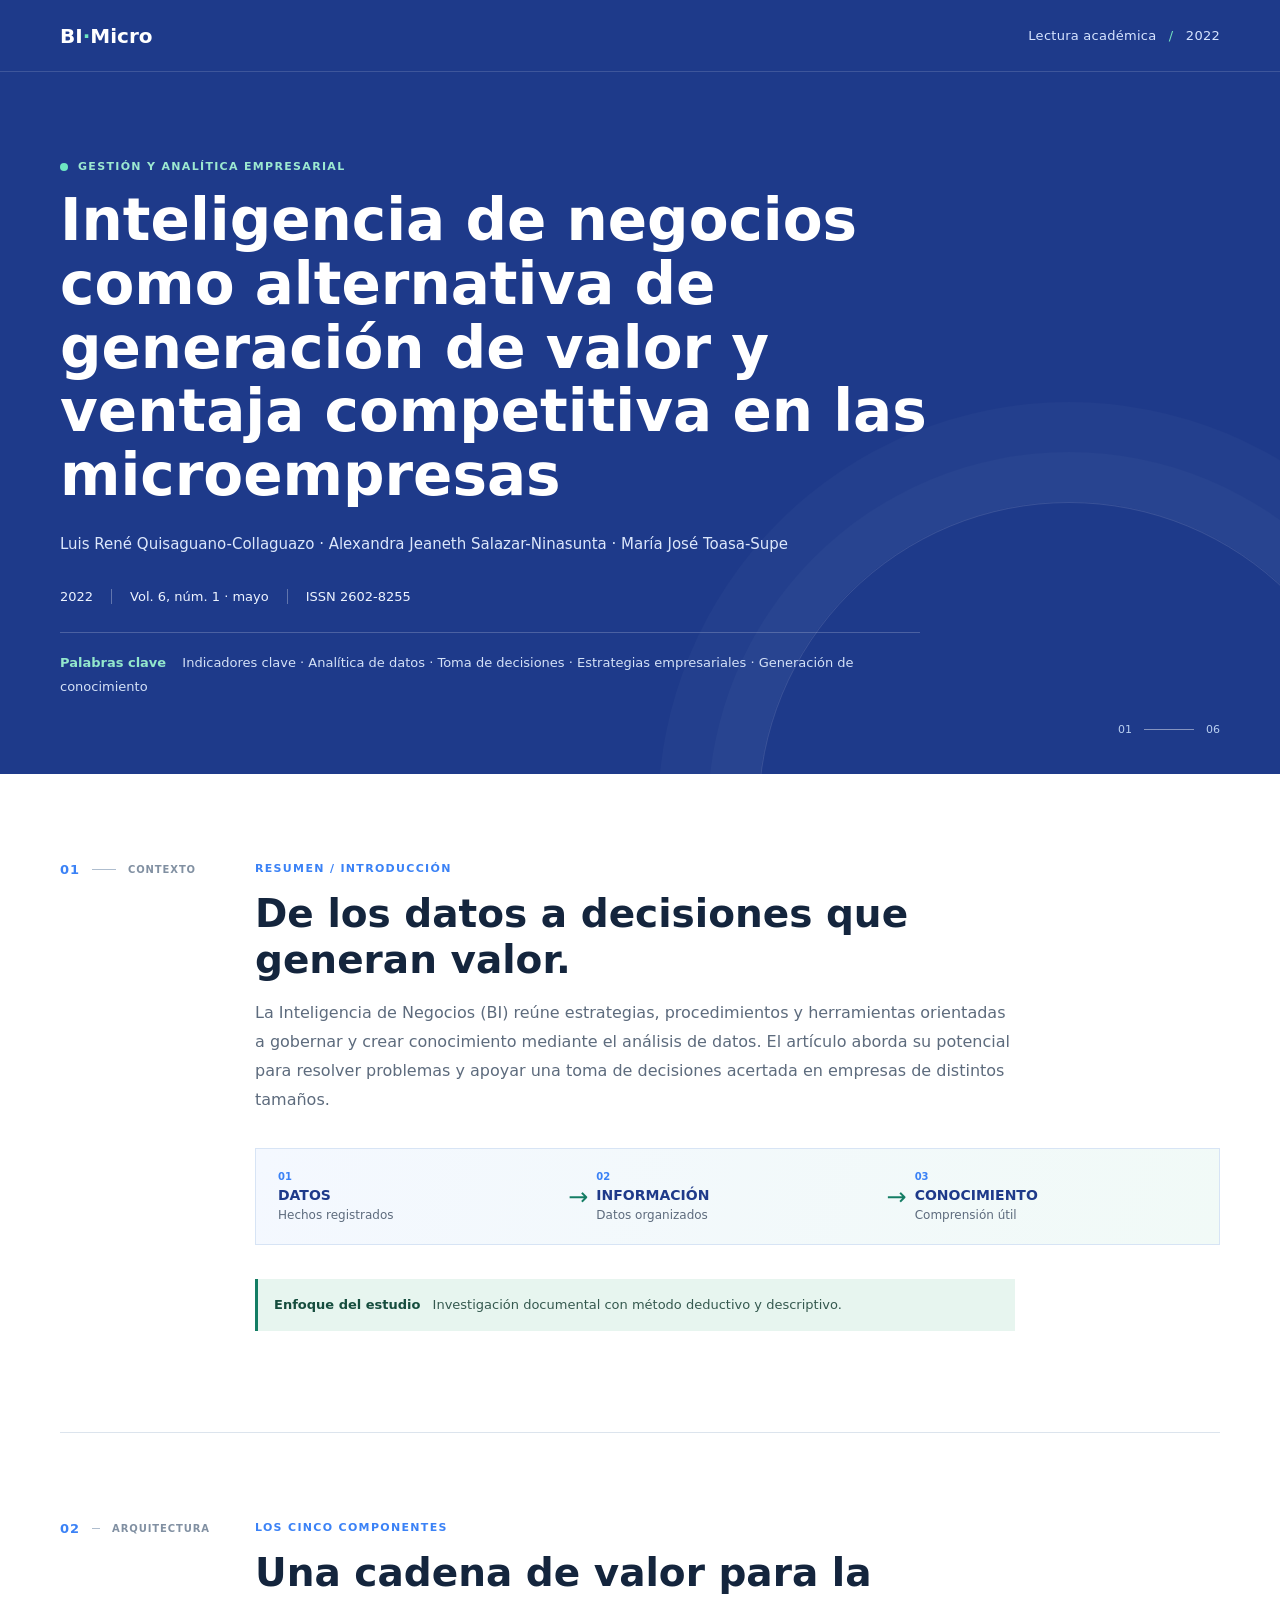
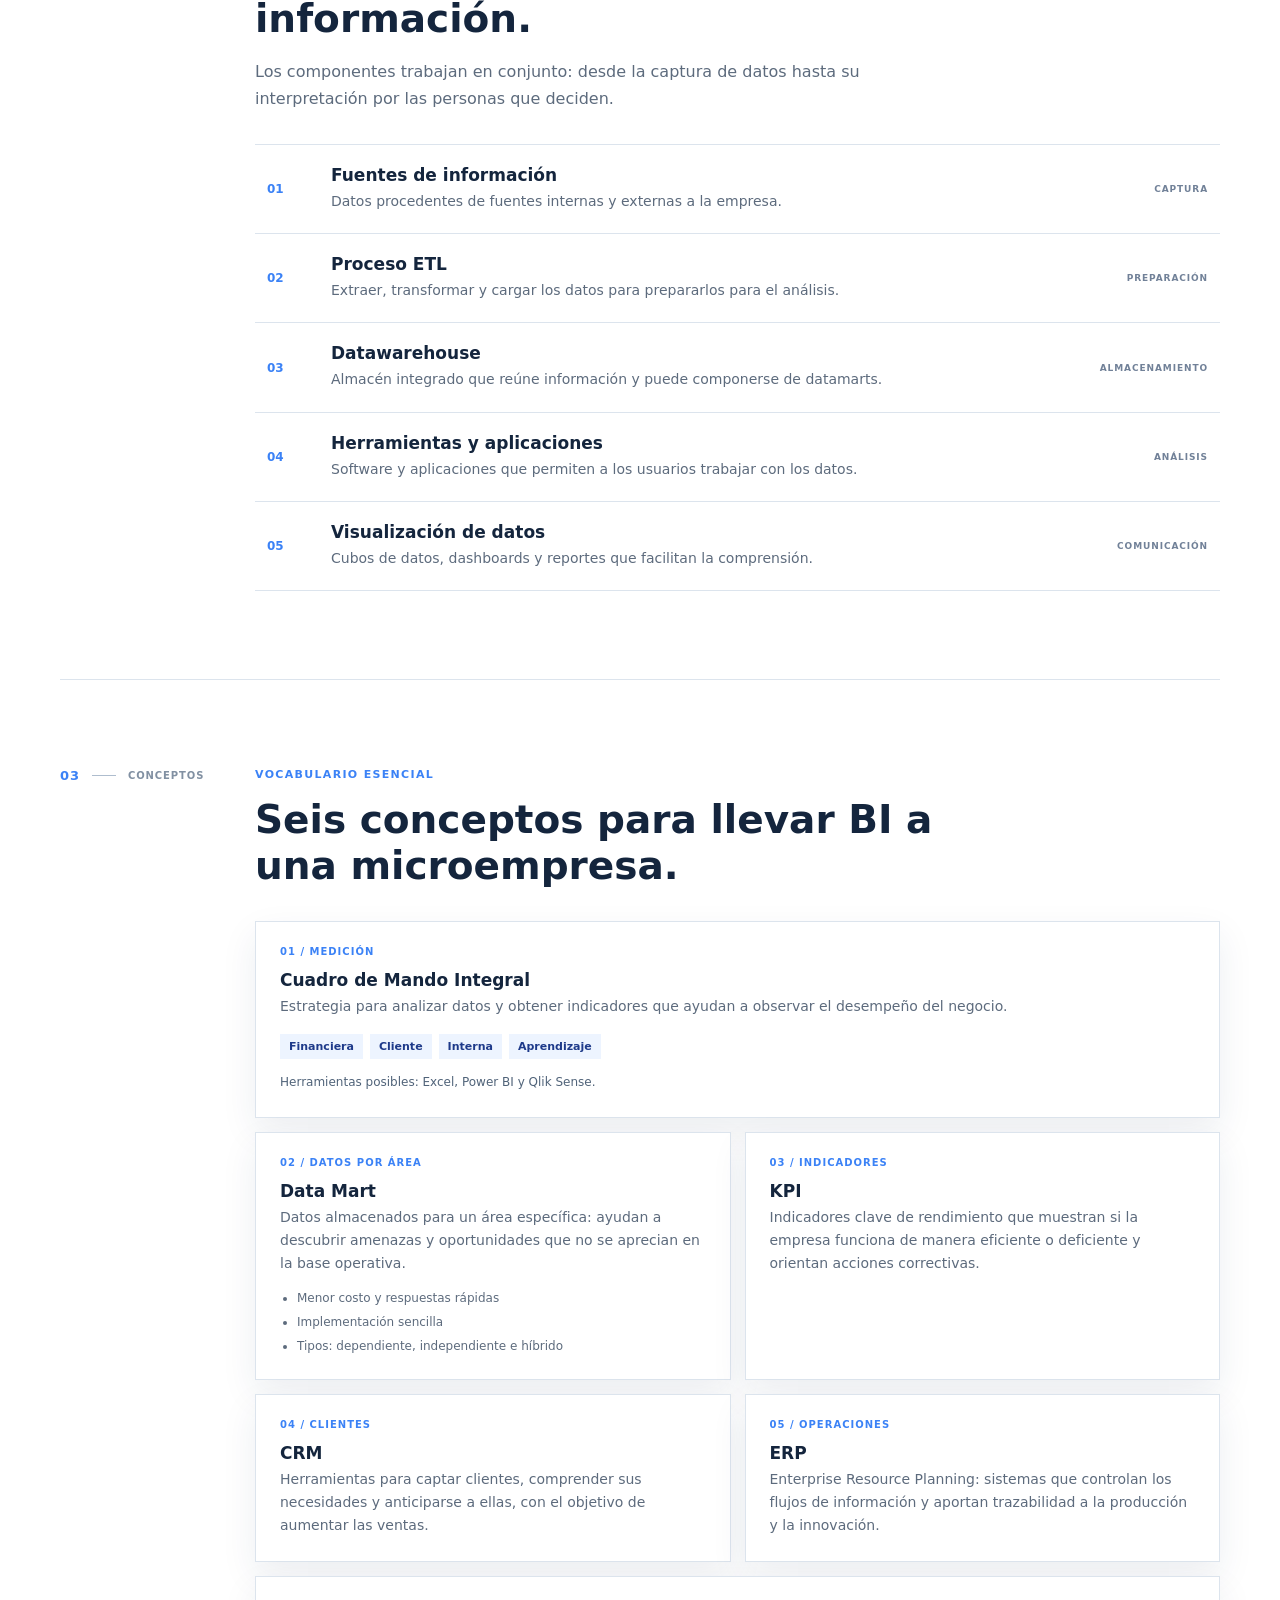
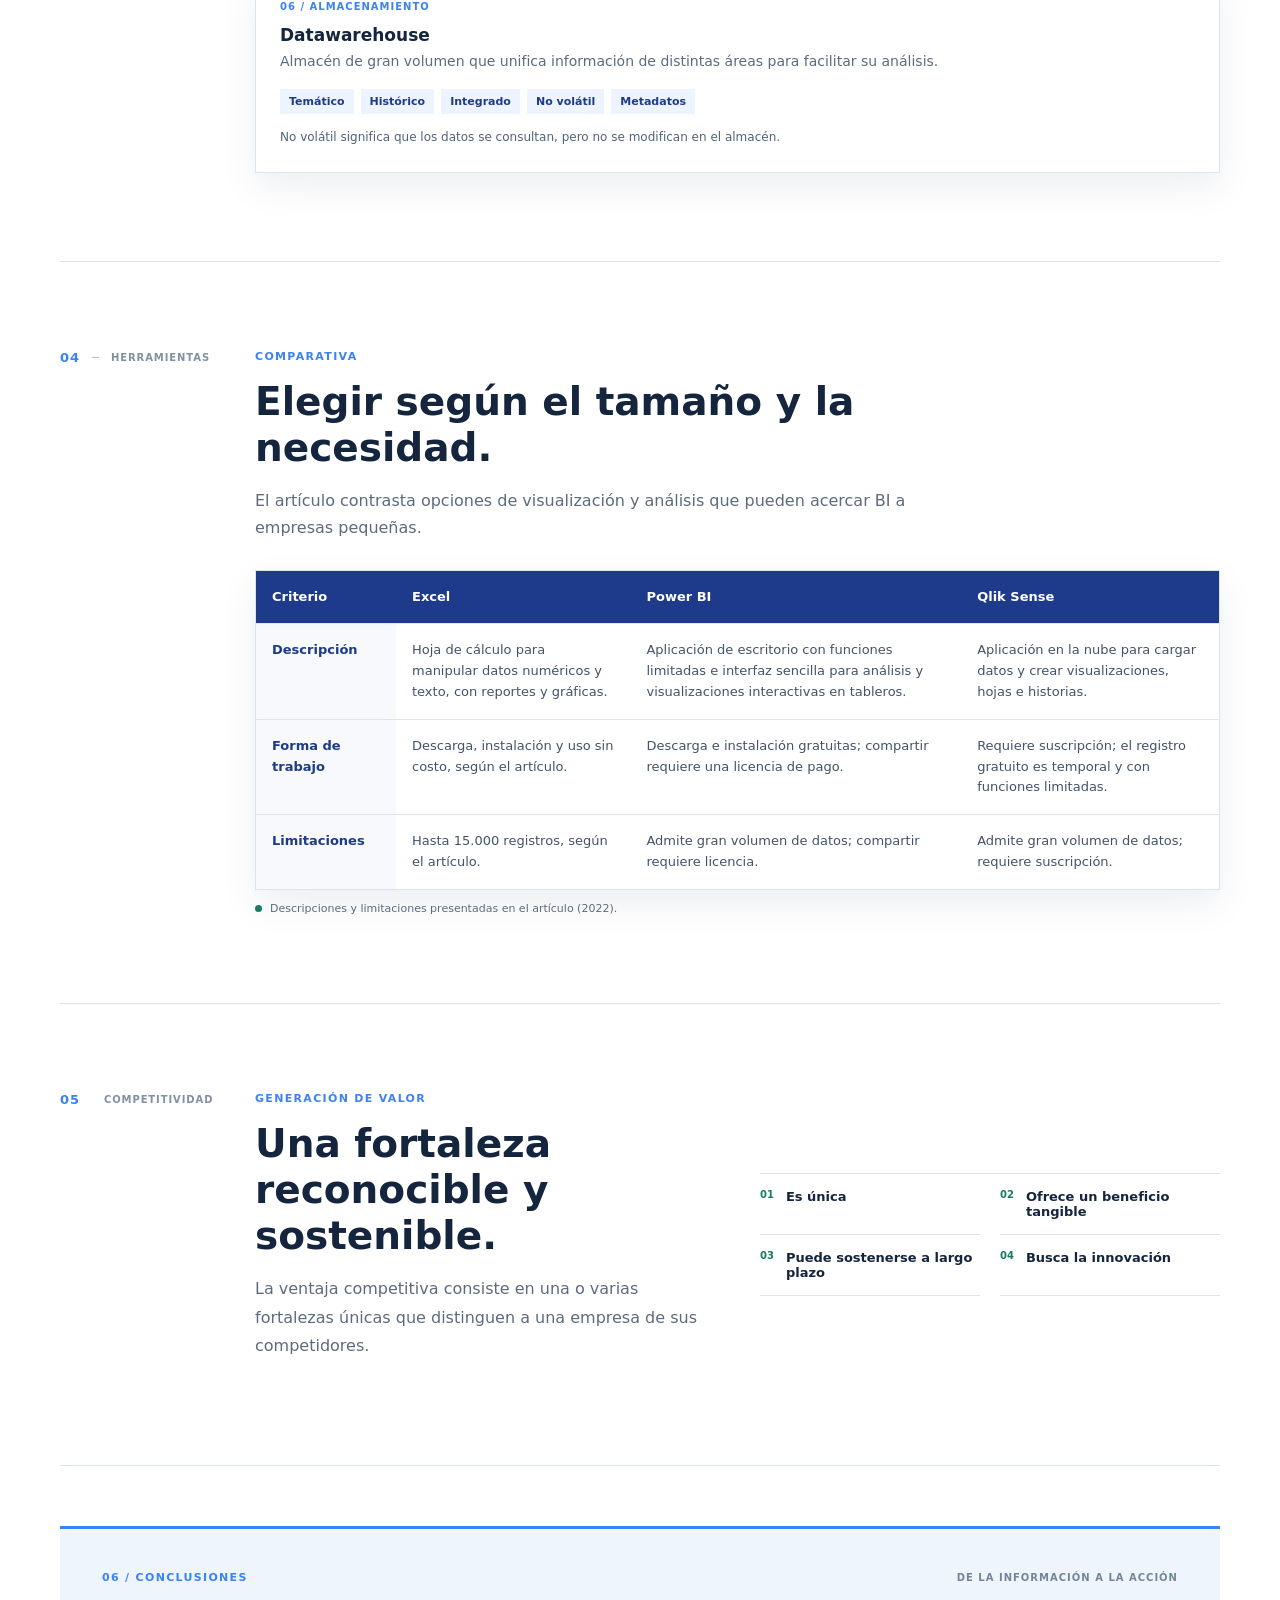
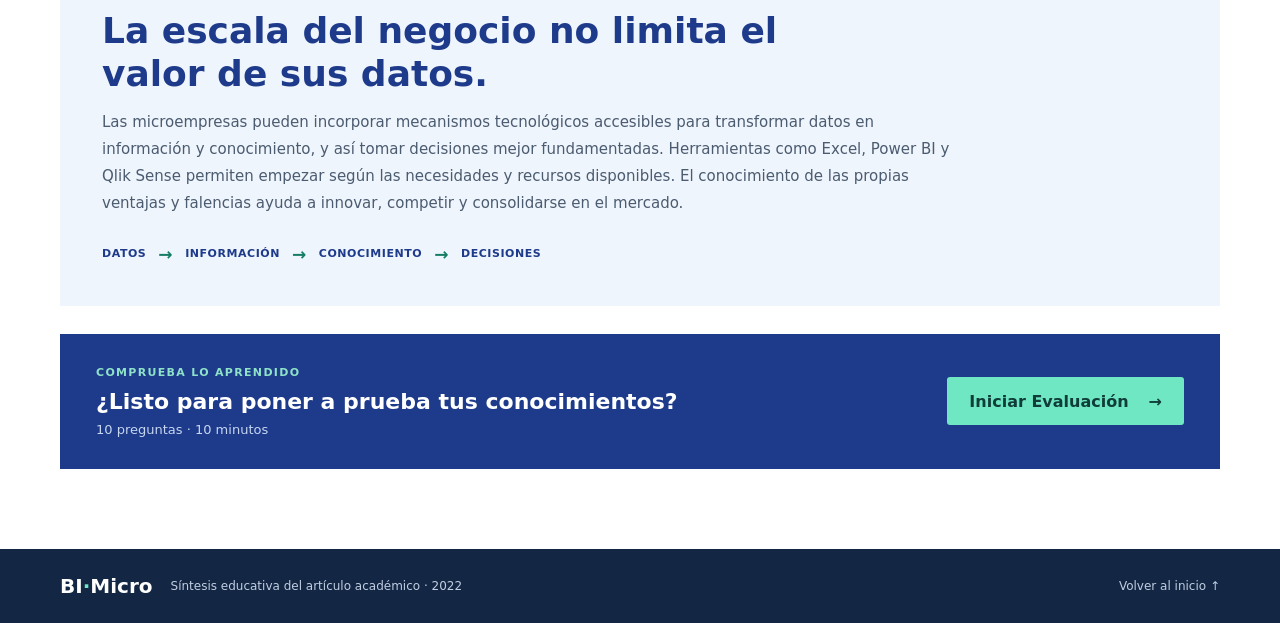
<file: index.html>
<!doctype html>
<html lang="es">
<head>
  <meta charset="utf-8">
  <meta name="viewport" content="width=device-width, initial-scale=1">
  <meta name="description" content="Síntesis del artículo sobre inteligencia de negocios y ventaja competitiva en microempresas.">
  <title>Inteligencia de negocios en microempresas</title>
  <link rel="stylesheet" href="styles.css">
</head>
<body>
  <a class="skip-link" href="#contenido">Saltar al contenido</a>
  <header class="site-header">
    <div class="header-inner">
      <a class="wordmark" href="index.html" aria-label="Inicio, Inteligencia de Negocios">BI<span>·</span>Micro</a>
      <span class="journal-label">Lectura académica <span aria-hidden="true">/</span> 2022</span>
    </div>
  </header>

  <main id="contenido">
    <section class="article-hero" aria-labelledby="article-title">
      <div class="hero-inner">
        <p class="eyebrow"><span class="eyebrow-mark" aria-hidden="true"></span> GESTIÓN Y ANALÍTICA EMPRESARIAL</p>
        <h1 id="article-title">Inteligencia de negocios como alternativa de generación de valor y ventaja competitiva en las microempresas</h1>
        <p class="authors">Luis René Quisaguano-Collaguazo · Alexandra Jeaneth Salazar-Ninasunta · María José Toasa-Supe</p>
        <div class="article-meta" aria-label="Datos de publicación">
          <span>2022</span><span>Vol. 6, núm. 1 · mayo</span><span>ISSN 2602-8255</span>
        </div>
        <div class="keywords"><span>Palabras clave</span> Indicadores clave · Analítica de datos · Toma de decisiones · Estrategias empresariales · Generación de conocimiento</div>
      </div>
      <div class="hero-index" aria-hidden="true"><span>01</span><i></i><span>06</span></div>
    </section>

    <div class="content-wrap">
      <section class="intro-section section-grid" aria-labelledby="intro-title">
        <div class="section-marker"><span>01</span><span class="marker-line"></span><span>CONTEXTO</span></div>
        <div class="section-body intro-copy">
          <p class="section-kicker">RESUMEN / INTRODUCCIÓN</p>
          <h2 id="intro-title">De los datos a decisiones que generan valor.</h2>
          <p>La Inteligencia de Negocios (BI) reúne estrategias, procedimientos y herramientas orientadas a gobernar y crear conocimiento mediante el análisis de datos. El artículo aborda su potencial para resolver problemas y apoyar una toma de decisiones acertada en empresas de distintos tamaños.</p>
          <div class="data-flow" aria-label="Transformación de datos en conocimiento">
            <div><span class="flow-number">01</span><strong>DATOS</strong><small>Hechos registrados</small></div>
            <span class="flow-arrow" aria-hidden="true">→</span>
            <div><span class="flow-number">02</span><strong>INFORMACIÓN</strong><small>Datos organizados</small></div>
            <span class="flow-arrow" aria-hidden="true">→</span>
            <div><span class="flow-number">03</span><strong>CONOCIMIENTO</strong><small>Comprensión útil</small></div>
          </div>
          <p class="method-note"><strong>Enfoque del estudio</strong> Investigación documental con método deductivo y descriptivo.</p>
        </div>
      </section>

      <section class="components-section section-grid" aria-labelledby="components-title">
        <div class="section-marker"><span>02</span><span class="marker-line"></span><span>ARQUITECTURA</span></div>
        <div class="section-body">
          <p class="section-kicker">LOS CINCO COMPONENTES</p>
          <h2 id="components-title">Una cadena de valor para la información.</h2>
          <p class="section-lead">Los componentes trabajan en conjunto: desde la captura de datos hasta su interpretación por las personas que deciden.</p>
          <ol class="component-list">
            <li><span class="component-num">01</span><div><h3>Fuentes de información</h3><p>Datos procedentes de fuentes internas y externas a la empresa.</p></div><span class="component-tag">CAPTURA</span></li>
            <li><span class="component-num">02</span><div><h3>Proceso ETL</h3><p>Extraer, transformar y cargar los datos para prepararlos para el análisis.</p></div><span class="component-tag">PREPARACIÓN</span></li>
            <li><span class="component-num">03</span><div><h3>Datawarehouse</h3><p>Almacén integrado que reúne información y puede componerse de datamarts.</p></div><span class="component-tag">ALMACENAMIENTO</span></li>
            <li><span class="component-num">04</span><div><h3>Herramientas y aplicaciones</h3><p>Software y aplicaciones que permiten a los usuarios trabajar con los datos.</p></div><span class="component-tag">ANÁLISIS</span></li>
            <li><span class="component-num">05</span><div><h3>Visualización de datos</h3><p>Cubos de datos, dashboards y reportes que facilitan la comprensión.</p></div><span class="component-tag">COMUNICACIÓN</span></li>
          </ol>
        </div>
      </section>

      <section class="concepts-section section-grid" aria-labelledby="concepts-title">
        <div class="section-marker"><span>03</span><span class="marker-line"></span><span>CONCEPTOS</span></div>
        <div class="section-body">
          <p class="section-kicker">VOCABULARIO ESENCIAL</p>
          <h2 id="concepts-title">Seis conceptos para llevar BI a una microempresa.</h2>
          <div class="concept-grid">
            <article class="concept-card concept-card-wide">
              <span class="concept-index">01 / MEDICIÓN</span><h3>Cuadro de Mando Integral</h3>
              <p>Estrategia para analizar datos y obtener indicadores que ayudan a observar el desempeño del negocio.</p>
              <div class="perspectives"><span>Financiera</span><span>Cliente</span><span>Interna</span><span>Aprendizaje</span></div>
              <p class="tool-note">Herramientas posibles: Excel, Power BI y Qlik Sense.</p>
            </article>
            <article class="concept-card">
              <span class="concept-index">02 / DATOS POR ÁREA</span><h3>Data Mart</h3>
              <p>Datos almacenados para un área específica: ayudan a descubrir amenazas y oportunidades que no se aprecian en la base operativa.</p>
              <ul class="compact-list"><li>Menor costo y respuestas rápidas</li><li>Implementación sencilla</li><li>Tipos: dependiente, independiente e híbrido</li></ul>
            </article>
            <article class="concept-card">
              <span class="concept-index">03 / INDICADORES</span><h3>KPI</h3>
              <p>Indicadores clave de rendimiento que muestran si la empresa funciona de manera eficiente o deficiente y orientan acciones correctivas.</p>
            </article>
            <article class="concept-card">
              <span class="concept-index">04 / CLIENTES</span><h3>CRM</h3>
              <p>Herramientas para captar clientes, comprender sus necesidades y anticiparse a ellas, con el objetivo de aumentar las ventas.</p>
            </article>
            <article class="concept-card">
              <span class="concept-index">05 / OPERACIONES</span><h3>ERP</h3>
              <p>Enterprise Resource Planning: sistemas que controlan los flujos de información y aportan trazabilidad a la producción y la innovación.</p>
            </article>
            <article class="concept-card concept-card-wide">
              <span class="concept-index">06 / ALMACENAMIENTO</span><h3>Datawarehouse</h3>
              <p>Almacén de gran volumen que unifica información de distintas áreas para facilitar su análisis.</p>
              <div class="warehouse-traits"><span>Temático</span><span>Histórico</span><span>Integrado</span><span>No volátil</span><span>Metadatos</span></div>
              <p class="tool-note">No volátil significa que los datos se consultan, pero no se modifican en el almacén.</p>
            </article>
          </div>
        </div>
      </section>

      <section class="tools-section section-grid" aria-labelledby="tools-title">
        <div class="section-marker"><span>04</span><span class="marker-line"></span><span>HERRAMIENTAS</span></div>
        <div class="section-body">
          <p class="section-kicker">COMPARATIVA</p>
          <h2 id="tools-title">Elegir según el tamaño y la necesidad.</h2>
          <p class="section-lead">El artículo contrasta opciones de visualización y análisis que pueden acercar BI a empresas pequeñas.</p>
          <div class="table-scroll" role="region" aria-label="Comparativa de Excel, Power BI y Qlik Sense" tabindex="0">
            <table>
              <thead><tr><th scope="col">Criterio</th><th scope="col">Excel</th><th scope="col">Power BI</th><th scope="col">Qlik Sense</th></tr></thead>
              <tbody>
                <tr><th scope="row">Descripción</th><td>Hoja de cálculo para manipular datos numéricos y texto, con reportes y gráficas.</td><td>Aplicación de escritorio con funciones limitadas e interfaz sencilla para análisis y visualizaciones interactivas en tableros.</td><td>Aplicación en la nube para cargar datos y crear visualizaciones, hojas e historias.</td></tr>
                <tr><th scope="row">Forma de trabajo</th><td>Descarga, instalación y uso sin costo, según el artículo.</td><td>Descarga e instalación gratuitas; compartir requiere una licencia de pago.</td><td>Requiere suscripción; el registro gratuito es temporal y con funciones limitadas.</td></tr>
                <tr><th scope="row">Limitaciones</th><td>Hasta 15.000 registros, según el artículo.</td><td>Admite gran volumen de datos; compartir requiere licencia.</td><td>Admite gran volumen de datos; requiere suscripción.</td></tr>
              </tbody>
            </table>
          </div>
          <p class="table-caption"><span class="caption-dot" aria-hidden="true"></span> Descripciones y limitaciones presentadas en el artículo (2022).</p>
        </div>
      </section>

      <section class="advantage-section section-grid" aria-labelledby="advantage-title">
        <div class="section-marker"><span>05</span><span class="marker-line"></span><span>COMPETITIVIDAD</span></div>
        <div class="section-body advantage-body">
          <div>
            <p class="section-kicker">GENERACIÓN DE VALOR</p>
            <h2 id="advantage-title">Una fortaleza reconocible y sostenible.</h2>
            <p>La ventaja competitiva consiste en una o varias fortalezas únicas que distinguen a una empresa de sus competidores.</p>
          </div>
          <ul class="advantage-traits">
            <li><span>01</span>Es única</li><li><span>02</span>Ofrece un beneficio tangible</li><li><span>03</span>Puede sostenerse a largo plazo</li><li><span>04</span>Busca la innovación</li>
          </ul>
        </div>
      </section>

      <section class="conclusion-section" aria-labelledby="conclusion-title">
        <div class="conclusion-top"><p class="section-kicker">06 / CONCLUSIONES</p><span>DE LA INFORMACIÓN A LA ACCIÓN</span></div>
        <h2 id="conclusion-title">La escala del negocio no limita el valor de sus datos.</h2>
        <p>Las microempresas pueden incorporar mecanismos tecnológicos accesibles para transformar datos en información y conocimiento, y así tomar decisiones mejor fundamentadas. Herramientas como Excel, Power BI y Qlik Sense permiten empezar según las necesidades y recursos disponibles. El conocimiento de las propias ventajas y falencias ayuda a innovar, competir y consolidarse en el mercado.</p>
        <div class="conclusion-flow" aria-label="Datos, información, conocimiento y decisiones">DATOS <span>→</span> INFORMACIÓN <span>→</span> CONOCIMIENTO <span>→</span> DECISIONES</div>
      </section>

      <section class="quiz-callout" aria-labelledby="quiz-callout-title">
        <div><p class="section-kicker">COMPRUEBA LO APRENDIDO</p><h2 id="quiz-callout-title">¿Listo para poner a prueba tus conocimientos?</h2><p>10 preguntas · 10 minutos</p></div>
        <a class="button button-primary" href="quiz.html">Iniciar Evaluación <span aria-hidden="true">→</span></a>
      </section>
    </div>
  </main>

  <footer class="site-footer"><div><span class="wordmark">BI<span>·</span>Micro</span><p>Síntesis educativa del artículo académico · 2022</p></div><a href="#contenido">Volver al inicio ↑</a></footer>
</body>
</html>
</file>
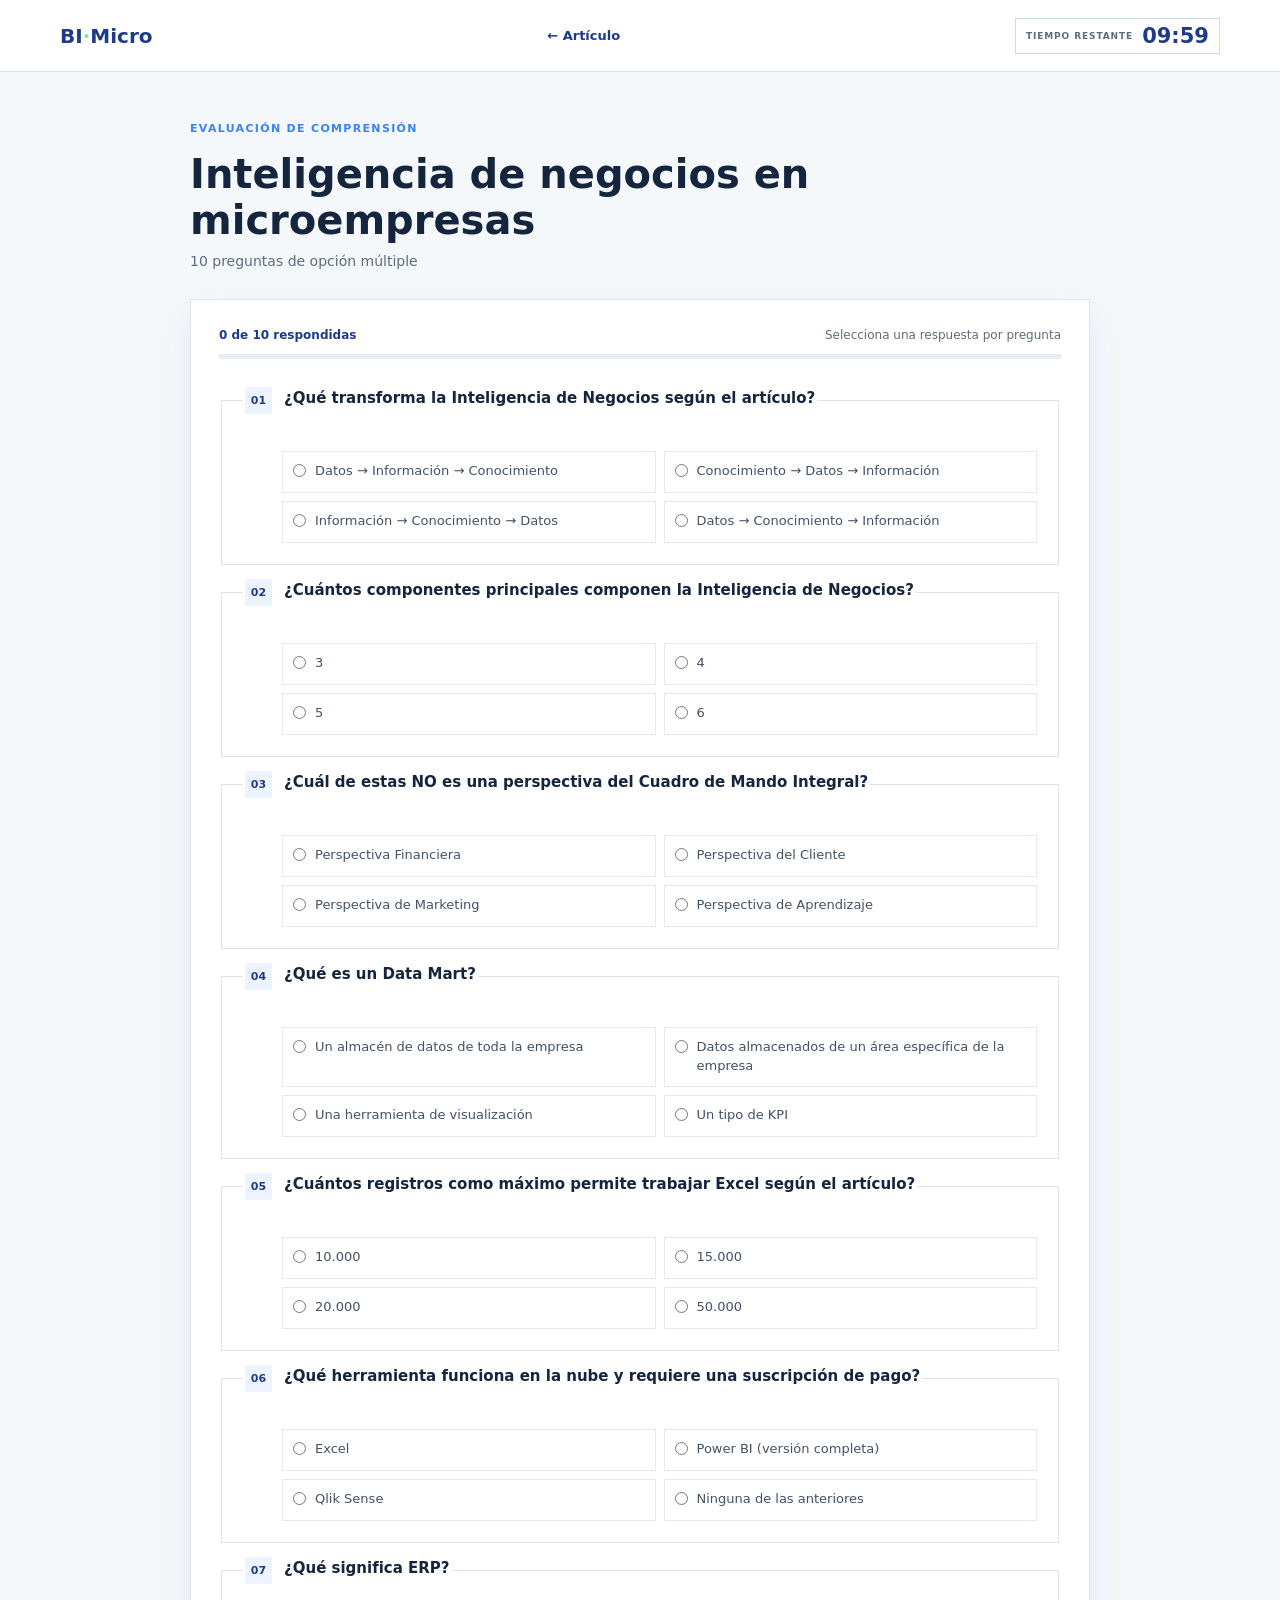
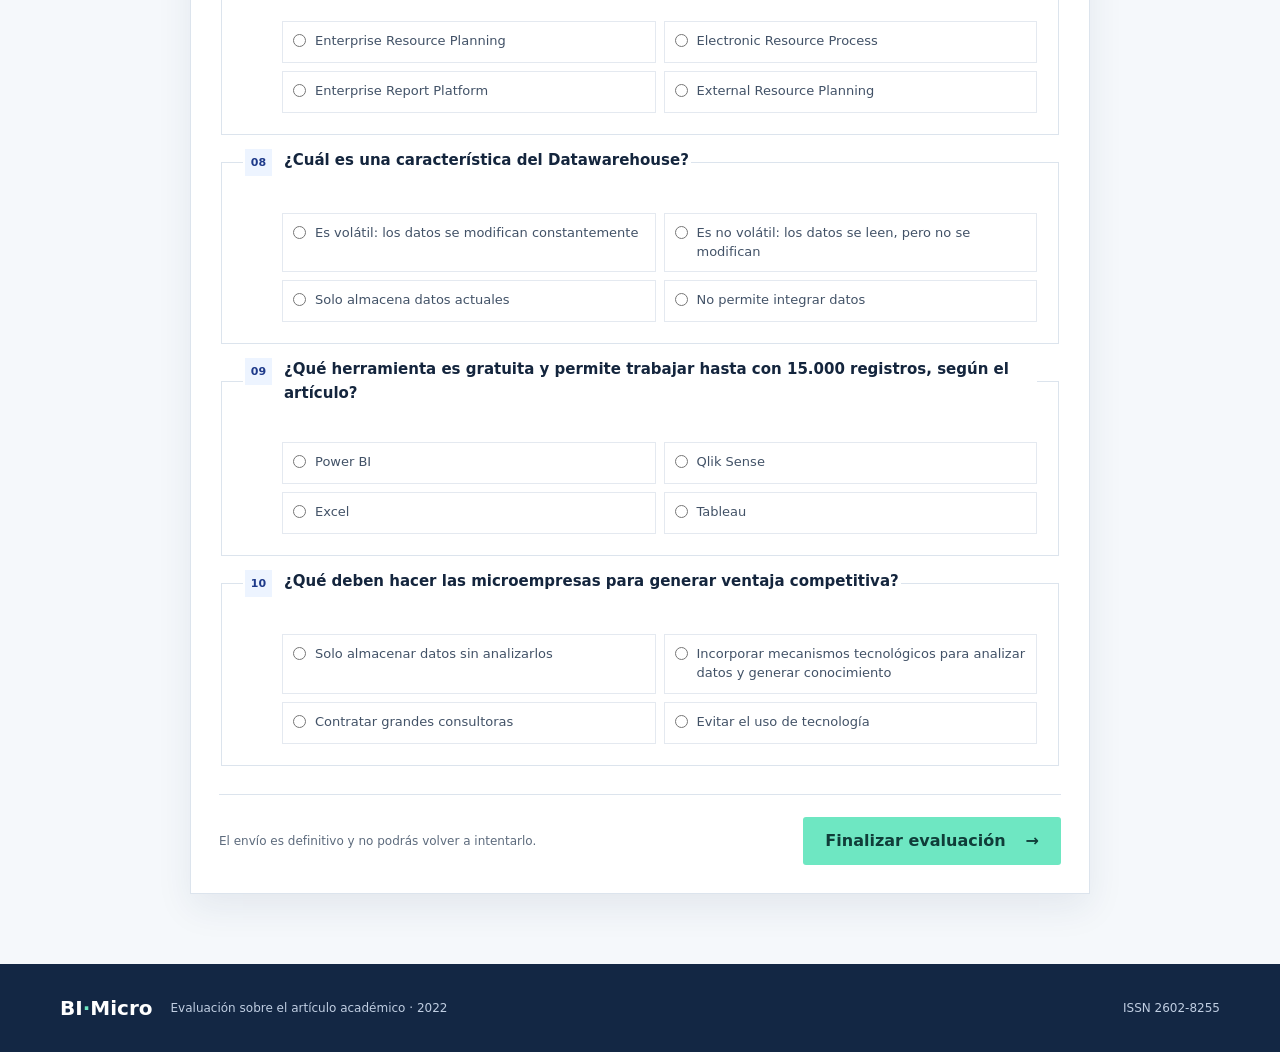
<file: quiz.html>
<!doctype html>
<html lang="es">
<head>
  <meta charset="utf-8">
  <meta name="viewport" content="width=device-width, initial-scale=1">
  <meta name="description" content="Evaluación de comprensión sobre inteligencia de negocios en microempresas.">
  <title>Evaluación | Inteligencia de negocios en microempresas</title>
  <link rel="stylesheet" href="styles.css">
  <script src="quiz.js" defer></script>
</head>
<body class="quiz-page">
  <a class="skip-link" href="#quiz-content">Saltar a la evaluación</a>
  <header class="site-header quiz-header">
    <div class="header-inner">
      <a class="wordmark" href="index.html" aria-label="Volver al artículo">BI<span>·</span>Micro</a>
      <a class="back-link" href="index.html">← Artículo</a>
      <div id="timer-panel" class="timer-panel" role="timer" aria-live="off" aria-label="Tiempo restante: 10 minutos"><span class="timer-label">TIEMPO RESTANTE</span><strong id="timer">10:00</strong></div>
    </div>
  </header>
  <main id="quiz-content" class="quiz-main">
    <div class="quiz-heading">
      <div><p class="section-kicker">EVALUACIÓN DE COMPRENSIÓN</p><h1>Inteligencia de negocios en microempresas</h1><p>10 preguntas de opción múltiple</p></div>
    </div>

    <section id="already-completed" class="notice-panel" hidden aria-labelledby="completed-title">
      <span class="notice-icon" aria-hidden="true">✓</span><div><p class="section-kicker">INTENTO REGISTRADO</p><h2 id="completed-title">Ya realizaste la evaluación</h2><p>Tu puntuación guardada es <strong id="saved-score">0/10</strong>. No se permiten nuevos intentos en este navegador.</p><a class="button button-secondary" href="index.html">Volver al artículo</a></div>
    </section>

    <form id="quiz-form" class="quiz-form" autocomplete="off">
      <div class="quiz-progress-row"><span id="progress-text">0 de 10 respondidas</span><span>Selecciona una respuesta por pregunta</span></div>
      <div class="progress-track" role="progressbar" aria-label="Progreso de respuestas" aria-valuemin="0" aria-valuemax="10" aria-valuenow="0"><span id="progress-fill"></span></div>
      <div id="questions" class="questions-list"></div>
      <div class="submit-row"><p>El envío es definitivo y no podrás volver a intentarlo.</p><button class="button button-primary" type="submit">Finalizar evaluación <span aria-hidden="true">→</span></button></div>
    </form>

    <section id="results" class="results-panel" hidden aria-live="polite" aria-labelledby="results-title">
      <div class="results-summary"><p class="section-kicker">RESULTADO FINAL</p><h2 id="results-title">Evaluación completada</h2><p id="result-message" class="result-message"></p><div class="score-display"><strong id="final-score">0/10</strong><span>respuestas correctas</span></div></div>
      <h3 class="review-heading">Revisión de respuestas</h3>
      <ol id="answer-review" class="answer-review"></ol>
      <a class="button button-secondary" href="index.html">Volver al artículo</a>
    </section>
  </main>
  <footer class="site-footer quiz-footer"><div><span class="wordmark">BI<span>·</span>Micro</span><p>Evaluación sobre el artículo académico · 2022</p></div><span>ISSN 2602-8255</span></footer>
</body>
</html>
</file>
<file: styles.css>
:root {
  color-scheme: light;
  --ink: #14253d;
  --muted: #5d6b7d;
  --blue: #1e3a8a;
  --bright-blue: #3b82f6;
  --pale-blue: #edf4ff;
  --line: #dce4ed;
  --paper: #ffffff;
  --wash: #f5f8fb;
  --green: #147d64;
  --green-light: #e7f5ef;
  --red: #b42336;
  --red-light: #fff0f0;
  --shadow: 0 14px 34px rgba(23, 47, 83, 0.08);
  font-family: system-ui, -apple-system, BlinkMacSystemFont, "Segoe UI", sans-serif;
  color: var(--ink);
  background: var(--paper);
  font-synthesis: none;
  text-rendering: optimizeLegibility;
}

* { box-sizing: border-box; }
html { scroll-behavior: smooth; }
body { margin: 0; min-width: 320px; }
a { color: inherit; }
button, input { font: inherit; }
[hidden] { display: none !important; }
.skip-link { position: fixed; z-index: 10; top: 8px; left: 8px; padding: 10px 14px; transform: translateY(-150%); background: var(--ink); color: white; }
.skip-link:focus { transform: translateY(0); }
.site-header { height: 72px; border-bottom: 1px solid rgba(255,255,255,.14); background: var(--blue); color: white; }
.header-inner { width: min(1160px, calc(100% - 48px)); height: 100%; margin: auto; display: flex; align-items: center; justify-content: space-between; }
.wordmark { font-size: 20px; font-weight: 800; letter-spacing: 0; text-decoration: none; }
.wordmark span { color: #6ee7c2; }
.journal-label { color: #d6e4ff; font-size: 13px; letter-spacing: .02em; }
.journal-label span { padding: 0 8px; color: #74e2c0; }
.article-hero { position: relative; overflow: hidden; background: var(--blue); color: white; }
.article-hero::after { content: ""; position: absolute; right: -100px; bottom: -350px; width: 620px; height: 620px; border: 1px solid rgba(255,255,255,.12); border-radius: 50%; box-shadow: 0 0 0 50px rgba(255,255,255,.025), 0 0 0 100px rgba(255,255,255,.025); pointer-events: none; }
.hero-inner { position: relative; z-index: 1; width: min(1160px, calc(100% - 48px)); margin: auto; padding: 88px 0 76px; }
.eyebrow, .section-kicker { margin: 0 0 16px; color: var(--bright-blue); font-size: 11px; font-weight: 800; letter-spacing: .12em; }
.article-hero .eyebrow { display: flex; gap: 10px; align-items: center; color: #9ce9d1; }
.eyebrow-mark { width: 8px; height: 8px; border-radius: 50%; background: #6ee7c2; }
.article-hero h1 { max-width: 900px; margin: 0; font-size: clamp(34px, 5vw, 58px); line-height: 1.1; font-weight: 720; }
.authors { max-width: 760px; margin: 24px 0 0; color: #dce7fb; font-size: 15px; line-height: 1.7; }
.article-meta { display: flex; flex-wrap: wrap; gap: 0; margin-top: 32px; color: #eef4ff; font-size: 13px; }
.article-meta span { padding: 0 18px; border-left: 1px solid rgba(255,255,255,.3); }
.article-meta span:first-child { padding-left: 0; border-left: 0; }
.keywords { max-width: 860px; margin-top: 28px; padding-top: 18px; border-top: 1px solid rgba(255,255,255,.2); color: #d4e1f7; font-size: 13px; line-height: 1.8; }
.keywords span { margin-right: 12px; color: #93e7cc; font-weight: 700; }
.hero-index { position: absolute; z-index: 1; right: max(24px, calc((100vw - 1160px) / 2)); bottom: 38px; display: flex; gap: 12px; align-items: center; color: #bad0f1; font-size: 11px; }
.hero-index i { width: 50px; height: 1px; background: rgba(255,255,255,.45); }
.content-wrap { width: min(1160px, calc(100% - 48px)); margin: auto; }
.section-grid { display: grid; grid-template-columns: 150px minmax(0, 1fr); gap: 45px; padding: 88px 0; border-bottom: 1px solid var(--line); }
.section-marker { display: flex; align-items: center; align-self: start; gap: 12px; color: #8190a2; font-size: 10px; font-weight: 750; letter-spacing: .09em; }
.section-marker > span:first-child { color: var(--bright-blue); font-size: 13px; }
.marker-line { width: 24px; height: 1px; background: #aebdce; }
.section-body h2, .advantage-body h2 { max-width: 740px; margin: 0; font-size: clamp(26px, 3.3vw, 39px); line-height: 1.18; letter-spacing: 0; }
.intro-copy > p:not(.section-kicker), .advantage-body > div > p:not(.section-kicker) { max-width: 760px; color: var(--muted); font-size: 16px; line-height: 1.8; }
.data-flow { display: grid; grid-template-columns: 1fr 36px 1fr 36px 1fr; align-items: center; margin: 34px 0; padding: 22px; border: 1px solid #d7e4f5; background: linear-gradient(110deg, #f4f8ff, #f1faf7); }
.data-flow > div { display: grid; gap: 5px; }
.flow-number { color: var(--bright-blue); font-size: 10px; font-weight: 800; }
.data-flow strong { color: var(--blue); font-size: 14px; }
.data-flow small { color: var(--muted); font-size: 12px; }
.flow-arrow { justify-self: center; color: var(--green); font-size: 24px; }
.method-note { padding: 14px 16px; border-left: 3px solid var(--green); background: var(--green-light); color: #35594f !important; font-size: 13px !important; }
.method-note strong { margin-right: 8px; color: #164d3e; }
.section-lead { max-width: 700px; margin: 16px 0 28px; color: var(--muted); line-height: 1.7; }
.component-list { margin: 32px 0 0; padding: 0; list-style: none; border-top: 1px solid var(--line); }
.component-list li { display: grid; grid-template-columns: 48px 1fr auto; gap: 16px; align-items: center; padding: 20px 12px; border-bottom: 1px solid var(--line); }
.component-num { color: var(--bright-blue); font-size: 12px; font-weight: 800; }
.component-list h3, .concept-card h3 { margin: 0 0 5px; color: var(--ink); font-size: 17px; }
.component-list p, .concept-card p { margin: 0; color: var(--muted); font-size: 14px; line-height: 1.65; }
.component-tag { color: #718198; font-size: 9px; font-weight: 800; letter-spacing: .1em; }
.concept-grid { display: grid; grid-template-columns: repeat(2, minmax(0, 1fr)); gap: 14px; margin-top: 32px; }
.concept-card { min-width: 0; padding: 24px; border: 1px solid var(--line); background: var(--paper); box-shadow: var(--shadow); }
.concept-card-wide { grid-column: span 2; }
.concept-index { display: block; margin-bottom: 13px; color: var(--bright-blue); font-size: 10px; font-weight: 800; letter-spacing: .1em; }
.perspectives, .warehouse-traits { display: flex; flex-wrap: wrap; gap: 7px; margin-top: 16px; }
.perspectives span, .warehouse-traits span { padding: 6px 9px; background: var(--pale-blue); color: var(--blue); font-size: 11px; font-weight: 700; }
.tool-note { margin-top: 14px !important; color: #506379 !important; font-size: 12px !important; }
.compact-list { display: grid; gap: 6px; margin: 14px 0 0; padding-left: 17px; color: var(--muted); font-size: 12px; line-height: 1.5; }
.table-scroll { overflow-x: auto; margin-top: 28px; border: 1px solid var(--line); box-shadow: var(--shadow); }
table { width: 100%; min-width: 760px; border-collapse: collapse; text-align: left; }
thead { background: var(--blue); color: white; }
th, td { padding: 16px; border-bottom: 1px solid var(--line); vertical-align: top; font-size: 13px; line-height: 1.6; }
thead th { font-size: 13px; }
tbody th { width: 140px; color: var(--blue); background: #f7f9fc; }
tbody td { color: #435369; }
tbody tr:last-child th, tbody tr:last-child td { border-bottom: 0; }
.table-caption { display: flex; gap: 8px; align-items: center; margin: 12px 0 0; color: var(--muted); font-size: 11px; }
.caption-dot { width: 7px; height: 7px; border-radius: 50%; background: var(--green); }
.advantage-body { display: grid; grid-template-columns: 1fr 1fr; gap: 45px; align-items: center; }
.advantage-traits { display: grid; grid-template-columns: 1fr 1fr; gap: 0 20px; margin: 0; padding: 0; list-style: none; border-top: 1px solid var(--line); }
.advantage-traits li { display: flex; gap: 12px; padding: 15px 0; border-bottom: 1px solid var(--line); color: var(--ink); font-size: 13px; font-weight: 650; }
.advantage-traits span { color: var(--green); font-size: 10px; font-weight: 800; }
.conclusion-section { margin: 60px 0 0; padding: 42px; background: #eff5fc; border-top: 3px solid var(--bright-blue); }
.conclusion-top { display: flex; justify-content: space-between; gap: 18px; align-items: center; }
.conclusion-top .section-kicker { margin: 0; }
.conclusion-top > span { color: #74849b; font-size: 10px; font-weight: 800; letter-spacing: .1em; }
.conclusion-section h2 { max-width: 740px; margin: 25px 0 13px; color: var(--blue); font-size: clamp(25px, 3vw, 36px); line-height: 1.2; }
.conclusion-section > p { max-width: 850px; margin: 0; color: #4b5b70; font-size: 15px; line-height: 1.8; }
.conclusion-flow { display: flex; flex-wrap: wrap; gap: 12px; align-items: center; margin-top: 27px; color: var(--blue); font-size: 11px; font-weight: 800; letter-spacing: .05em; }
.conclusion-flow span { color: var(--green); font-size: 17px; }
.quiz-callout { display: flex; justify-content: space-between; gap: 24px; align-items: center; margin: 28px 0 80px; padding: 32px 36px; background: var(--blue); color: white; }
.quiz-callout .section-kicker { margin-bottom: 10px; color: #8ee2c8; }
.quiz-callout h2 { margin: 0; font-size: 22px; }
.quiz-callout p:last-child { margin: 8px 0 0; color: #c7d7f2; font-size: 13px; }
.button { display: inline-flex; justify-content: center; align-items: center; gap: 20px; min-height: 48px; padding: 0 22px; border: 0; border-radius: 3px; font-weight: 750; text-decoration: none; cursor: pointer; transition: transform .18s ease, background-color .18s ease; }
.button:hover { transform: translateY(-2px); }
.button:focus-visible, a:focus-visible, button:focus-visible, input:focus-visible, .table-scroll:focus-visible { outline: 3px solid #70dfbd; outline-offset: 3px; }
.button-primary { background: #6ee7c2; color: #103d39; }
.button-primary:hover { background: #a1f1d8; }
.button-secondary { margin-top: 14px; background: var(--blue); color: white; }
.button-secondary:hover { background: #294aa2; }
.site-footer { display: flex; justify-content: space-between; align-items: center; gap: 20px; padding: 25px max(24px, calc((100vw - 1160px) / 2)); background: #132744; color: white; }
.site-footer > div { display: flex; gap: 18px; align-items: center; }
.site-footer p, .site-footer > a, .site-footer > span { margin: 0; color: #c0cee2; font-size: 12px; text-decoration: none; }

/* Quiz */
.quiz-page { min-height: 100vh; background: var(--wash); }
.quiz-header { position: sticky; top: 0; z-index: 5; background: white; color: var(--ink); border-bottom-color: var(--line); }
.quiz-header .wordmark { color: var(--blue); }
.quiz-header .timer-panel { display: flex; flex: 0 0 auto; gap: 9px; align-items: center; padding: 5px 10px; box-shadow: none; }
.quiz-header .timer-panel strong { font-size: 21px; }
.back-link { color: var(--blue); font-size: 13px; font-weight: 700; text-decoration: none; }
.quiz-main { width: min(900px, calc(100% - 40px)); min-height: calc(100vh - 160px); margin: 0 auto; padding: 50px 0 70px; }
.quiz-heading { display: flex; justify-content: space-between; gap: 24px; align-items: center; margin-bottom: 30px; }
.quiz-heading h1 { max-width: 620px; margin: 0; color: var(--ink); font-size: clamp(27px, 4vw, 40px); line-height: 1.15; }
.quiz-heading > div:first-child > p:last-child { margin: 10px 0 0; color: var(--muted); font-size: 14px; }
.timer-panel { flex: 0 0 150px; display: grid; gap: 4px; justify-items: center; padding: 15px; border: 1px solid #cddbf0; background: white; box-shadow: var(--shadow); }
.timer-label { color: var(--muted); font-size: 9px; font-weight: 800; letter-spacing: .1em; }
.timer-panel strong { color: var(--blue); font-variant-numeric: tabular-nums; font-size: 31px; }
.timer-panel.is-low { border-color: #e9b8bb; background: var(--red-light); }
.timer-panel.is-low strong { color: var(--red); }
.quiz-form, .notice-panel, .results-panel { padding: 28px; border: 1px solid var(--line); background: white; box-shadow: var(--shadow); }
.quiz-progress-row { display: flex; justify-content: space-between; gap: 15px; color: var(--muted); font-size: 12px; }
.quiz-progress-row span:first-child { color: var(--blue); font-weight: 750; }
.progress-track { height: 5px; margin: 12px 0 28px; overflow: hidden; background: #e7edf5; }
.progress-track > span { display: block; width: 0; height: 100%; background: var(--green); transition: width .2s ease; }
.questions-list { display: grid; gap: 14px; }
.question-card { padding: 21px; border: 1px solid var(--line); background: #fff; }
.question-title { display: flex; gap: 12px; align-items: start; margin: 0 0 16px; color: var(--ink); font-size: 15px; line-height: 1.55; font-weight: 720; }
.question-number { flex: 0 0 27px; display: grid; place-items: center; width: 27px; height: 27px; background: var(--pale-blue); color: var(--blue); font-size: 11px; }
.option-list { display: grid; grid-template-columns: repeat(2, minmax(0, 1fr)); gap: 8px; padding-left: 39px; }
.option-label { display: flex; gap: 9px; align-items: flex-start; min-height: 42px; padding: 10px; border: 1px solid #e4e9f0; color: #425267; cursor: pointer; font-size: 13px; line-height: 1.45; }
.option-label:hover { border-color: #96b7ed; background: #f8faff; }
.option-label:has(input:checked) { border-color: var(--bright-blue); background: var(--pale-blue); color: var(--blue); }
.option-label input { flex: 0 0 auto; margin: 2px 0 0; accent-color: var(--blue); }
.submit-row { display: flex; justify-content: space-between; gap: 20px; align-items: center; margin-top: 28px; padding-top: 22px; border-top: 1px solid var(--line); }
.submit-row p { max-width: 390px; margin: 0; color: var(--muted); font-size: 12px; line-height: 1.5; }
.notice-panel { display: flex; gap: 20px; align-items: start; }
.notice-icon { display: grid; flex: 0 0 42px; place-items: center; width: 42px; height: 42px; border-radius: 50%; background: var(--green-light); color: var(--green); font-size: 21px; font-weight: 800; }
.notice-panel h2, .results-summary h2 { margin: 0; font-size: 26px; }
.notice-panel p:not(.section-kicker) { color: var(--muted); line-height: 1.6; }
.results-panel { margin-top: 22px; }
.results-summary { padding: 5px 5px 23px; border-bottom: 1px solid var(--line); }
.results-summary h2 { margin-top: 0; }
.result-message { margin: 8px 0 0; color: var(--green); font-weight: 750; }
.result-message.needs-review { color: #9a4c12; }
.score-display { display: flex; gap: 12px; align-items: baseline; margin-top: 18px; }
.score-display strong { color: var(--blue); font-size: 44px; font-variant-numeric: tabular-nums; }
.score-display span { color: var(--muted); font-size: 13px; }
.review-heading { margin: 25px 0 12px; font-size: 17px; }
.answer-review { display: grid; gap: 9px; margin: 0 0 20px; padding: 0; list-style: none; }
.review-item { padding: 14px 16px; border-left: 3px solid var(--line); background: #f8fafc; }
.review-item.correct { border-color: var(--green); background: var(--green-light); }
.review-item.incorrect { border-color: var(--red); background: var(--red-light); }
.review-question { margin: 0 0 7px; color: var(--ink); font-size: 13px; font-weight: 750; line-height: 1.5; }
.review-answer, .review-explanation { margin: 3px 0 0; color: #46566b; font-size: 12px; line-height: 1.5; }
.review-answer strong { color: var(--ink); }
.quiz-footer { min-height: 88px; }
.quiz-footer > div { display: flex; align-items: center; gap: 18px; }

@media (max-width: 760px) {
  .hero-inner { padding: 66px 0 60px; }
  .hero-index { display: none; }
  .section-grid { grid-template-columns: 1fr; gap: 20px; padding: 58px 0; }
  .section-marker { gap: 9px; }
  .marker-line { width: 20px; }
  .concept-grid { grid-template-columns: 1fr; }
  .concept-card-wide { grid-column: auto; }
  .advantage-body { grid-template-columns: 1fr; gap: 24px; }
  .conclusion-section { margin-top: 34px; padding: 28px; }
  .quiz-callout { align-items: flex-start; flex-direction: column; margin-bottom: 55px; padding: 26px; }
  .quiz-callout .button { width: 100%; }
  .site-footer { align-items: flex-start; }
  .site-footer > div { align-items: flex-start; flex-direction: column; gap: 7px; }
}
@media (max-width: 540px) {
  .header-inner, .hero-inner, .content-wrap { width: calc(100% - 36px); }
  .site-header { height: 62px; }
  .journal-label { font-size: 11px; }
  .article-hero h1 { font-size: 36px; }
  .authors { font-size: 13px; }
  .article-meta { gap: 10px 0; font-size: 11px; }
  .article-meta span { padding: 0 10px; }
  .keywords { font-size: 12px; }
  .data-flow { grid-template-columns: 1fr; gap: 13px; padding: 18px; }
  .flow-arrow { justify-self: start; transform: rotate(90deg); }
  .component-list li { grid-template-columns: 32px 1fr; gap: 10px; padding: 17px 4px; }
  .component-tag { display: none; }
  .concept-card { padding: 20px; }
  .advantage-traits { grid-template-columns: 1fr; }
  .conclusion-section { padding: 23px 20px; }
  .conclusion-top { align-items: flex-start; flex-direction: column; gap: 8px; }
  .conclusion-flow { gap: 8px; font-size: 10px; }
  .site-footer { padding: 22px 18px; }
  .site-footer p, .site-footer > a, .site-footer > span { font-size: 10px; }
  .quiz-main { width: calc(100% - 28px); padding: 35px 0 50px; }
  .quiz-heading { align-items: flex-start; }
  .quiz-header .timer-panel { padding: 5px 8px; }
  .quiz-header .timer-label { display: none; }
  .quiz-header .timer-panel strong { font-size: 19px; }
  .quiz-form, .notice-panel, .results-panel { padding: 17px; }
  .quiz-progress-row { font-size: 10px; }
  .question-card { padding: 16px 12px; }
  .option-list { grid-template-columns: 1fr; padding-left: 0; }
  .submit-row { align-items: stretch; flex-direction: column; }
  .submit-row .button { width: 100%; }
  .notice-panel { gap: 13px; }
  .notice-panel h2 { font-size: 22px; }
}
@media (prefers-reduced-motion: reduce) {
  *, *::before, *::after { scroll-behavior: auto !important; transition-duration: .01ms !important; }
}
</file>
